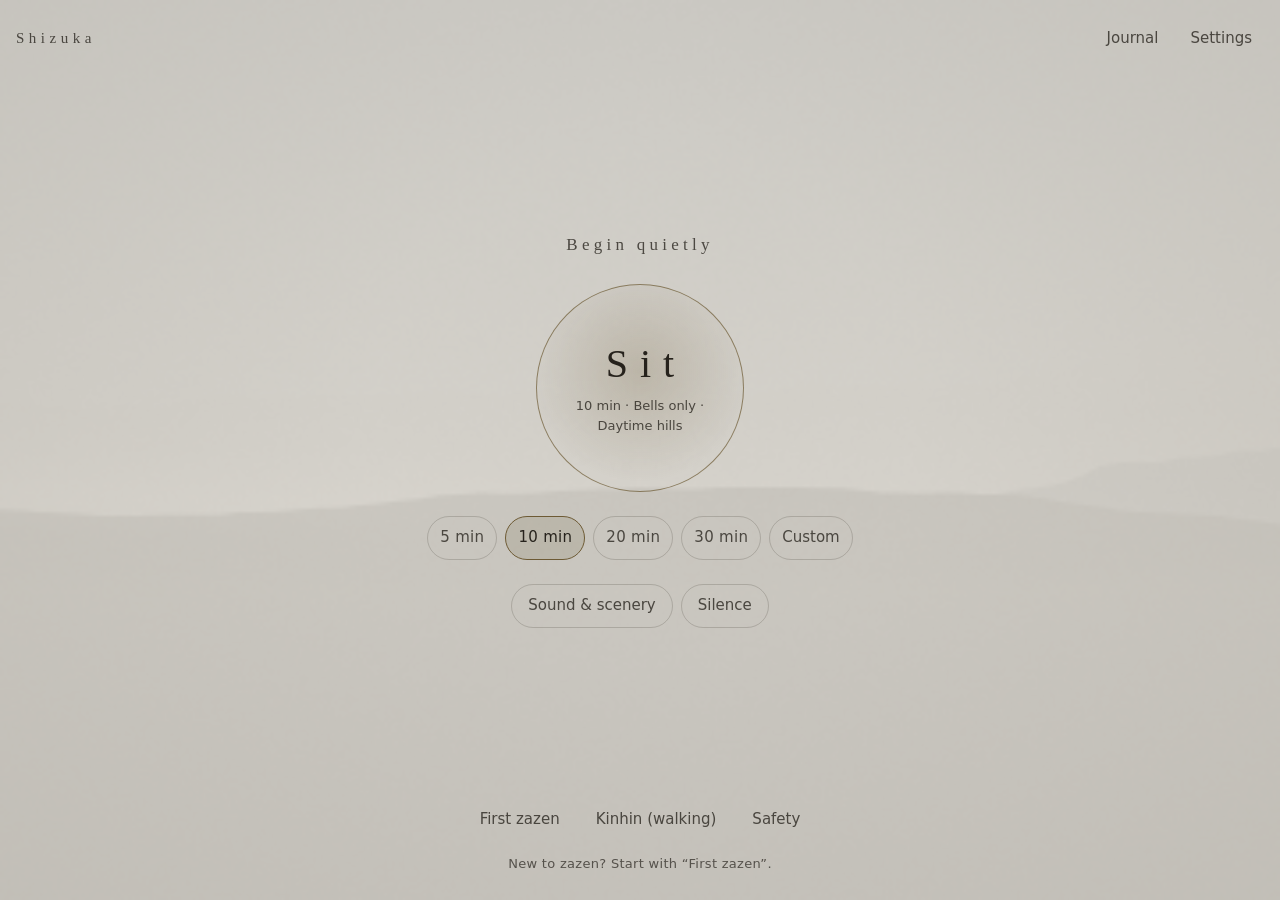
<file: index.html>
<!doctype html>
<html lang="ja" data-theme="auto">
<head>
  <meta charset="utf-8">
  <meta name="viewport" content="width=device-width, initial-scale=1, viewport-fit=cover">
  <meta http-equiv="Content-Security-Policy" content="default-src 'self'; script-src 'self'; style-src 'self'; img-src 'self' data: blob:; media-src 'self' blob:; connect-src 'self'; worker-src 'self'; manifest-src 'self'; font-src 'self'; object-src 'none'; base-uri 'none'; form-action 'none'">
  <meta name="referrer" content="no-referrer">
  <meta name="description" content="静かに座るための座禅タイマー。アカウント不要・オフライン・端末内のみで動きます。">
  <meta name="theme-color" content="#0b0d12" media="(prefers-color-scheme: dark)">
  <meta name="theme-color" content="#ece7dd" media="(prefers-color-scheme: light)">
  <meta name="color-scheme" content="dark light">
  <title>しずか — 座禅の時間</title>
  <link rel="manifest" href="manifest.webmanifest">
  <link rel="icon" href="icons/icon.svg" type="image/svg+xml">
  <link rel="apple-touch-icon" href="icons/icon-192.png">
  <link rel="stylesheet" href="styles/app.css">
  <script type="module" src="src/main.js"></script>
</head>
<body>
  <a class="skip" href="#main">本文へ移動</a>
  <canvas id="scene" class="scene" aria-hidden="true"></canvas>
  <div class="veil" aria-hidden="true"></div>
  <main id="main" tabindex="-1">
    <!-- JavaScript が読み込まれるまでの静かな表示（ローディング表示も世界観を壊さない） -->
    <p class="booting" aria-hidden="true">しずか</p>
  </main>
  <div id="toast" class="toast" role="status" aria-live="polite" data-show="false"></div>
  <div id="sr" class="sr-only" aria-live="polite" aria-atomic="true"></div>
  <dialog id="dialog" class="dialog"></dialog>
  <noscript><p class="noscript">このアプリを使うには JavaScript を有効にしてください。 / Please enable JavaScript.</p></noscript>
</body>
</html>
</file>
<file: styles/app.css>
/* しずか — デザインシステム
   原則: 余白が主役。色は墨と紙と灯り。動きは遅く、少なく。
   トークンは DesignSystem.md と対応している。 */

:root {
  /* 色: 暗（既定。座禅は暗い部屋で行うことが多い） */
  --ink-0: #07080c;        /* 最も深い闇 */
  --ink-1: #0e1017;        /* 面 */
  --ink-2: #171a23;        /* 浮いた面 */
  --line: rgba(232, 226, 214, 0.16);
  --line-strong: rgba(232, 226, 214, 0.34);
  --text: #e8e2d6;         /* 灯りに照らされた紙の色 */
  --text-dim: rgba(232, 226, 214, 0.72);
  --text-faint: rgba(232, 226, 214, 0.56);
  --accent: #c9b48a;       /* 真鍮の鐘の色。使う場所は「座る」とフォーカスだけ */
  --accent-ink: #1b1710;
  --danger: #d6a39a;       /* 赤い警告を使わない。消去も穏やかな色で */
  --focus: #f0d9a6;
  --veil-home: rgba(7, 8, 12, 0.5);
  --veil-session: rgba(7, 8, 12, 0.5);
  --surface: rgba(14, 16, 23, 0.78);

  /* 字体: 端末に入っている字体だけを使う（外部フォントを読み込まない） */
  --font-serif: "Hiragino Mincho ProN", "Yu Mincho", "YuMincho", "Noto Serif JP", "Noto Serif CJK JP", "Source Han Serif JP", serif;
  --font-sans: "Hiragino Sans", "Hiragino Kaku Gothic ProN", "Yu Gothic UI", "Yu Gothic", "Meiryo", "Noto Sans JP", system-ui, sans-serif;

  /* 文字サイズ（--text-scale で 100〜200%） */
  --text-scale: 1;
  --fs-0: calc(0.8125rem * var(--text-scale));
  --fs-1: calc(0.9375rem * var(--text-scale));
  --fs-2: calc(1.0625rem * var(--text-scale));
  --fs-3: calc(1.375rem * var(--text-scale));
  --fs-4: calc(1.875rem * var(--text-scale));
  --fs-5: calc(2.5rem * var(--text-scale));

  /* 余白（8 の倍数を基本に、間をとる） */
  --sp-1: 0.25rem; --sp-2: 0.5rem; --sp-3: 0.75rem; --sp-4: 1rem;
  --sp-5: 1.5rem; --sp-6: 2rem; --sp-7: 3rem; --sp-8: 4.5rem;

  /* 角丸: 小さく。完全な円は「座る」だけ */
  --r-1: 6px; --r-2: 12px; --r-pill: 999px;

  /* 動き: 遅い。急な変化をしない */
  --dur-1: 160ms; --dur-2: 420ms; --dur-3: 1200ms; --dur-slow: 2400ms; --dur-dim: 40s;
  --ease: cubic-bezier(0.25, 0.1, 0.25, 1);

  --tap: 44px; /* 押せる大きさ（WCAG 2.5.8 の 24px を大きく上回る） */
  color-scheme: dark;
}

/* 明（昼の部屋向け。和紙のような面） */
:root[data-theme="light"] {
  --ink-0: #ece7dd; --ink-1: #f4f0e8; --ink-2: #fbf8f2;
  --line: rgba(40, 34, 26, 0.18); --line-strong: rgba(40, 34, 26, 0.4);
  --text: #26221c; --text-dim: rgba(38, 34, 28, 0.78); --text-faint: rgba(38, 34, 28, 0.7);
  --accent: #6d5a34; --accent-ink: #fbf8f2; --danger: #8c4a3e; --focus: #6d5a34;
  --veil-home: rgba(236, 231, 221, 0.8); --surface: rgba(244, 240, 232, 0.9);
  color-scheme: light;
}
@media (prefers-color-scheme: light) {
  :root[data-theme="auto"] {
    --ink-0: #ece7dd; --ink-1: #f4f0e8; --ink-2: #fbf8f2;
    --line: rgba(40, 34, 26, 0.18); --line-strong: rgba(40, 34, 26, 0.4);
    --text: #26221c; --text-dim: rgba(38, 34, 28, 0.78); --text-faint: rgba(38, 34, 28, 0.7);
    --accent: #6d5a34; --accent-ink: #fbf8f2; --danger: #8c4a3e; --focus: #6d5a34;
    --veil-home: rgba(236, 231, 221, 0.8); --surface: rgba(244, 240, 232, 0.9);
    color-scheme: light;
  }
}
/* 座っている間と余韻は、テーマに関わらず暗くする（眩しくしない） */
:root[data-screen="session"], :root[data-screen="afterglow"] {
  --ink-0: #07080c; --text: #e8e2d6; --text-dim: rgba(232, 226, 214, 0.72); --text-faint: rgba(232, 226, 214, 0.56);
  --line: rgba(232, 226, 214, 0.16); --line-strong: rgba(232, 226, 214, 0.34); --accent: #c9b48a; --accent-ink: #1b1710;
  --focus: #f0d9a6; --surface: rgba(14, 16, 23, 0.78); --danger: #d6a39a;
  color-scheme: dark;
}

/* 高コントラスト */
:root[data-contrast="more"] {
  --text-dim: var(--text); --text-faint: var(--text);
  --line: var(--line-strong); --veil-home: rgba(0, 0, 0, 0.7); --veil-session: rgba(0, 0, 0, 0.7);
  --surface: var(--ink-1);
}
@media (prefers-contrast: more) {
  :root[data-contrast="auto"] {
    --text-dim: var(--text); --text-faint: var(--text);
    --line: var(--line-strong); --veil-home: rgba(0, 0, 0, 0.7); --surface: var(--ink-1);
  }
}

/* 動きを減らす */
:root[data-motion="reduce"] {
  --dur-1: 1ms; --dur-2: 1ms; --dur-3: 1ms; --dur-slow: 1ms; --dur-dim: 1ms;
}

*, *::before, *::after { box-sizing: border-box; }
html { -webkit-text-size-adjust: 100%; text-size-adjust: 100%; }
html, body { margin: 0; min-height: 100%; }
body {
  background: var(--ink-0);
  color: var(--text);
  font-family: var(--font-sans);
  font-size: var(--fs-1);
  line-height: 1.75;
  letter-spacing: 0.02em;
  -webkit-font-smoothing: antialiased;
  overflow-x: hidden;
  transition: background-color var(--dur-3) var(--ease), color var(--dur-3) var(--ease);
}
button, input, select, textarea { font: inherit; color: inherit; }

/* 景色と幕 */
.scene {
  position: fixed; inset: 0; width: 100vw; height: 100vh; height: 100dvh;
  display: block; z-index: 0;
  opacity: 1;
  transition: opacity var(--dur-slow) var(--ease);
}
.scene[data-dark="true"] { opacity: 0; }
:root[data-screen="session"] .scene { opacity: 0.62; transition-duration: var(--dur-dim); }
:root[data-screen="afterglow"] .scene { opacity: 0.5; }
.veil {
  position: fixed; inset: 0; z-index: 1; pointer-events: none;
  background: var(--veil-home);
  transition: background-color var(--dur-3) var(--ease);
}
:root[data-screen="session"] .veil, :root[data-screen="afterglow"] .veil { background: var(--veil-session); }

main {
  position: relative; z-index: 2;
  min-height: 100vh; min-height: 100dvh;
  outline: none;
}
.booting {
  position: fixed; inset: 0; display: grid; place-items: center; margin: 0;
  font-family: var(--font-serif); font-size: var(--fs-3); color: var(--text-faint);
  letter-spacing: 0.3em;
}

/* 共通 */
.sr-only {
  position: absolute !important; width: 1px; height: 1px; padding: 0; margin: -1px;
  overflow: hidden; clip: rect(0 0 0 0); clip-path: inset(50%); white-space: nowrap; border: 0;
}
.skip {
  position: absolute; left: var(--sp-4); top: -100px; z-index: 10;
  background: var(--ink-2); color: var(--text); padding: var(--sp-2) var(--sp-4); border-radius: var(--r-1);
}
.skip:focus { top: var(--sp-4); }

:focus { outline: none; }
:focus-visible {
  outline: 2px solid var(--focus);
  outline-offset: 3px;
  border-radius: var(--r-1);
}
[data-heading]:focus-visible { outline: none; }

.view {
  min-height: 100vh; min-height: 100dvh;
  display: flex; flex-direction: column;
  padding: max(var(--sp-4), env(safe-area-inset-top)) max(var(--sp-4), env(safe-area-inset-right)) max(var(--sp-5), env(safe-area-inset-bottom)) max(var(--sp-4), env(safe-area-inset-left));
  animation: arrive var(--dur-3) var(--ease) both;
}
@keyframes arrive { from { opacity: 0; } to { opacity: 1; } }

.topbar {
  display: flex; align-items: center; justify-content: space-between; gap: var(--sp-3);
  min-height: var(--tap); flex-wrap: wrap;
}
.brand { font-family: var(--font-serif); letter-spacing: 0.3em; color: var(--text-dim); font-size: var(--fs-1); }
.topnav { display: flex; gap: var(--sp-2); flex-wrap: wrap; }

.btn, .btn-text, .chip, .choice {
  min-height: var(--tap); min-width: var(--tap);
  cursor: pointer; -webkit-tap-highlight-color: transparent;
}
.btn {
  display: inline-flex; align-items: center; justify-content: center; gap: var(--sp-2);
  padding: var(--sp-2) var(--sp-5);
  background: transparent; border: 1px solid var(--line-strong); border-radius: var(--r-pill);
  transition: background-color var(--dur-1) var(--ease), border-color var(--dur-1) var(--ease);
}
.btn:hover { background: color-mix(in srgb, var(--text) 8%, transparent); }
.btn-primary { background: var(--accent); color: var(--accent-ink); border-color: var(--accent); }
.btn-primary:hover { background: color-mix(in srgb, var(--accent) 88%, var(--text)); }
.btn-danger { border-color: var(--danger); color: var(--danger); }
.btn-danger-quiet { border-color: var(--line); color: var(--text-dim); }
.btn.round { border-radius: 50%; padding: 0; width: var(--tap); font-size: var(--fs-3); line-height: 1; }
.btn.wide { width: 100%; margin-top: var(--sp-5); }
.btn-text {
  background: none; border: 0; padding: var(--sp-2) var(--sp-3); border-radius: var(--r-1);
  color: var(--text-dim); text-decoration: none;
}
.btn-text:hover { color: var(--text); }
.btn-text.small { font-size: var(--fs-0); min-height: 36px; padding-inline: var(--sp-2); }
.back { padding-left: var(--sp-2); }

/* ホーム */
.home-center {
  flex: 1; display: flex; flex-direction: column; align-items: center; justify-content: center;
  gap: var(--sp-5); text-align: center; padding-block: var(--sp-6);
}
.home-lead {
  margin: 0; font-family: var(--font-serif); font-weight: 400; font-size: var(--fs-2);
  color: var(--text-dim); letter-spacing: 0.25em;
}
.sit {
  width: min(13rem, 58vw); aspect-ratio: 1; border-radius: 50%;
  display: flex; flex-direction: column; align-items: center; justify-content: center; gap: var(--sp-2);
  background: radial-gradient(circle at 50% 42%, color-mix(in srgb, var(--accent) 22%, transparent), transparent 70%);
  border: 1px solid color-mix(in srgb, var(--accent) 70%, transparent);
  color: var(--text); cursor: pointer; padding: var(--sp-4);
  transition: transform var(--dur-2) var(--ease), border-color var(--dur-2) var(--ease), background-color var(--dur-2) var(--ease);
}
.sit:hover { border-color: var(--accent); }
.sit:active { transform: scale(0.98); }
.sit:focus-visible { outline-offset: 6px; border-radius: 50%; }
.sit-label { font-family: var(--font-serif); font-size: var(--fs-5); letter-spacing: 0.3em; padding-left: 0.3em; line-height: 1.2; }
.sit-sub { font-size: var(--fs-0); color: var(--text-dim); line-height: 1.5; max-width: 11rem; }

fieldset { border: 0; margin: 0; padding: 0; min-width: 0; }
legend { padding: 0; margin-bottom: var(--sp-2); color: var(--text-dim); font-size: var(--fs-0); }
.choice-row { display: flex; flex-wrap: wrap; gap: var(--sp-2); justify-content: center; }
.choice {
  position: relative; display: inline-flex; align-items: center; justify-content: center;
  padding: var(--sp-1) var(--sp-4); border: 1px solid var(--line); border-radius: var(--r-pill);
  color: var(--text-dim); background: transparent;
  transition: border-color var(--dur-1) var(--ease), color var(--dur-1) var(--ease), background-color var(--dur-1) var(--ease);
}
.choice input { position: absolute; opacity: 0; inset: 0; margin: 0; cursor: pointer; }
.choice:has(input:checked), .choice-btn[aria-pressed="true"] {
  border-color: var(--accent); color: var(--text); background: color-mix(in srgb, var(--accent) 14%, transparent);
}
.choice:has(input:focus-visible) { outline: 2px solid var(--focus); outline-offset: 3px; }
/* 選択状態を色だけに頼らず示す。幅は常に確保してレイアウトを揺らさない */
.choice input[type="checkbox"] + span::before { content: "✓"; display: inline-block; width: 1.1em; opacity: 0; transition: opacity var(--dur-1) var(--ease); }
.choice input[type="checkbox"]:checked + span::before { opacity: 1; }
.home-row { display: flex; gap: var(--sp-2); flex-wrap: wrap; justify-content: center; }
.chip {
  padding: var(--sp-1) var(--sp-4); border: 1px solid var(--line); border-radius: var(--r-pill);
  background: transparent; color: var(--text-dim);
}
.chip[aria-pressed="true"] { border-color: var(--accent); color: var(--text); background: color-mix(in srgb, var(--accent) 14%, transparent); }
.home-foot { display: flex; flex-wrap: wrap; justify-content: center; align-items: center; gap: var(--sp-1); text-align: center; }
.home-foot { column-gap: var(--sp-3); }
.durations .choice { padding-inline: var(--sp-3); min-width: 3.4rem; }
.hint { width: 100%; margin: var(--sp-2) 0 0; color: var(--text-faint); font-size: var(--fs-0); }

/* 座禅中 */
.session {
  justify-content: center; align-items: center; text-align: center; gap: var(--sp-5);
  cursor: default; user-select: none; -webkit-user-select: none;
  touch-action: manipulation;
}
.prep { display: none; max-width: 28rem; }
.session[data-phase="prep"] .prep { display: block; }
.prep-title { font-family: var(--font-serif); font-size: var(--fs-3); margin: 0 0 var(--sp-3); letter-spacing: 0.08em; }
.prep-note { color: var(--text-dim); margin: 0 0 var(--sp-3); }
.prep-count { color: var(--text-faint); font-size: var(--fs-0); margin: 0 0 var(--sp-3); }
.prep-line { height: 1px; width: 8rem; margin: 0 auto; background: var(--line); overflow: hidden; }
.prep-line span { display: block; height: 100%; background: var(--text-dim); transform-origin: left center; transition: transform 250ms linear; }
.paused-title { display: none; font-family: var(--font-serif); font-size: var(--fs-3); color: var(--text-dim); margin: 0; letter-spacing: 0.2em; }
.session[data-phase="paused"] .paused-title { display: block; }
.remaining { margin: 0; min-height: 1.75em; color: var(--text-faint); font-size: var(--fs-1); letter-spacing: 0.1em; font-variant-numeric: tabular-nums; }
.session[data-phase="prep"] .remaining:not([data-flash="true"]) { visibility: hidden; }
.remaining[data-flash="true"] { color: var(--text-dim); }
.cue {
  margin: 0; max-width: 24rem; min-height: 3.5em; font-family: var(--font-serif); font-size: var(--fs-2); color: var(--text-dim);
  opacity: 0; transition: opacity var(--dur-slow) var(--ease);
}
.cue[data-show="true"] { opacity: 1; }
.controls-hint { margin: 0; font-size: var(--fs-0); color: var(--text-faint); max-width: 22rem; transition: opacity var(--dur-3) var(--ease); }
.controls {
  display: flex; flex-wrap: wrap; gap: var(--sp-2); justify-content: center; align-items: center;
  opacity: 0; transition: opacity var(--dur-2) var(--ease);
}
.session[data-controls="shown"] .controls, .controls:focus-within { opacity: 1; }
.session[data-controls="hidden"] .controls { pointer-events: none; }
.session[data-controls="hidden"] .controls:focus-within { pointer-events: auto; }
.session[data-controls="shown"] .controls-hint, .session[data-phase="sitting"][data-controls="hidden"] .controls-hint { opacity: 0; }
.session[data-phase="prep"] .controls-hint { opacity: 1; }
.notice {
  max-width: 24rem; padding: var(--sp-3) var(--sp-4); border: 1px solid var(--line); border-radius: var(--r-2);
  background: var(--surface); color: var(--text-dim); font-size: var(--fs-0);
}
.notice p { margin: 0 0 var(--sp-2); }
.notice p:last-child { margin: 0; }

/* 余韻 */
.afterglow { justify-content: center; align-items: center; text-align: center; gap: var(--sp-4); }
.afterglow .view-title { font-family: var(--font-serif); font-weight: 400; font-size: var(--fs-4); letter-spacing: 0.15em; margin: 0; }
.after-note, .after-body { margin: 0; color: var(--text-dim); max-width: 26rem; }
.reflect {
  width: min(32rem, 100%); margin-top: var(--sp-5); display: grid; gap: var(--sp-4);
  opacity: 0; visibility: hidden; transition: opacity var(--dur-slow) var(--ease), visibility 0s linear var(--dur-slow);
}
.reflect[data-show="true"] { opacity: 1; visibility: visible; transition: opacity var(--dur-slow) var(--ease), visibility 0s; }
.reflect-actions { display: flex; flex-wrap: wrap; gap: var(--sp-3); justify-content: center; }
.reflect-actions .btn { flex: 1 1 10rem; }

/* 文章の画面 */
.narrow { width: min(40rem, 100%); margin: 0 auto; padding-block: var(--sp-5) var(--sp-7); }
.view-title { font-family: var(--font-serif); font-weight: 400; font-size: var(--fs-4); letter-spacing: 0.1em; margin: var(--sp-4) 0 var(--sp-3); line-height: 1.4; }
.lead { color: var(--text-dim); margin: 0 0 var(--sp-5); }
.small-title { font-size: var(--fs-0); font-weight: 400; color: var(--text-dim); letter-spacing: 0.15em; margin: var(--sp-6) 0 var(--sp-3); text-transform: uppercase; }
.list { padding-left: 1.2em; margin: 0 0 var(--sp-5); }
.list li { margin-bottom: var(--sp-2); }
.caution { border-left: 2px solid var(--line-strong); padding-left: var(--sp-4); color: var(--text-dim); margin: 0 0 var(--sp-5); }
.note { color: var(--text-faint); font-size: var(--fs-0); margin: var(--sp-1) 0 0; }
.progress { color: var(--text-faint); font-size: var(--fs-0); margin: 0 0 var(--sp-3); font-variant-numeric: tabular-nums; }
.card {
  background: var(--surface); border: 1px solid var(--line); border-radius: var(--r-2);
  padding: var(--sp-5); margin-bottom: var(--sp-5);
}
.card-title { font-family: var(--font-serif); font-weight: 400; font-size: var(--fs-3); margin: 0 0 var(--sp-3); }
.card p { margin: 0 0 var(--sp-3); }
.card .choice-row { justify-content: flex-start; margin-bottom: var(--sp-4); }
.guide-nav { display: flex; justify-content: space-between; gap: var(--sp-3); flex-wrap: wrap; }
.skip-guide { display: block; margin: var(--sp-5) auto 0; }
.kinhin .durations .choice-row { justify-content: flex-start; }

/* 記録 */
.totals { font-family: var(--font-serif); font-size: var(--fs-2); margin: 0; }
.rhythm { display: grid; grid-template-columns: repeat(14, 1fr); gap: 6px; max-width: 22rem; }
.rhythm-day { aspect-ratio: 1; border-radius: 50%; border: 1px solid var(--line); }
.rhythm-day[data-sat="true"] { background: var(--text); opacity: var(--a, 0.5); border-color: transparent; }
.rhythm-day[data-today="true"] { box-shadow: 0 0 0 2px var(--ink-0), 0 0 0 3px var(--line-strong); }
.entries { list-style: none; margin: var(--sp-6) 0 0; padding: 0; }
.entry { border-top: 1px solid var(--line); padding: var(--sp-4) 0; opacity: var(--fresh, 1); }
.entry-head { display: flex; flex-wrap: wrap; gap: var(--sp-1) var(--sp-4); align-items: baseline; }
.entry-meta { color: var(--text-dim); font-size: var(--fs-0); }
.entry-tags { margin: var(--sp-1) 0 0; color: var(--text-dim); }
.entry-note summary { cursor: pointer; color: var(--text-dim); font-size: var(--fs-0); min-height: 36px; display: flex; align-items: center; }
.entry-note p { white-space: pre-wrap; margin: var(--sp-1) 0; }
.empty { color: var(--text-dim); }
.data-actions { display: flex; flex-wrap: wrap; gap: var(--sp-3); margin-top: var(--sp-6); }

/* 設定 */
.settings-sec { border-top: 1px solid var(--line); padding-bottom: var(--sp-4); }
.field { display: grid; gap: var(--sp-1); margin: var(--sp-4) 0; }
.field label { color: var(--text); }
select, input[type="number"], textarea {
  min-height: var(--tap); width: 100%; max-width: 100%;
  background: var(--ink-1); border: 1px solid var(--line-strong); border-radius: var(--r-1);
  padding: var(--sp-2) var(--sp-3);
}
textarea { resize: vertical; min-height: 5.5rem; line-height: 1.6; }
input[type="range"] { width: 100%; min-height: var(--tap); accent-color: var(--accent); }
.field-range label { display: flex; justify-content: space-between; }
.field-range output { color: var(--text-dim); font-variant-numeric: tabular-nums; }
.toggle { display: flex; align-items: center; gap: var(--sp-3); min-height: var(--tap); cursor: pointer; position: relative; }
.toggle input { position: absolute; opacity: 0; width: 44px; height: 26px; margin: 0; cursor: pointer; }
.toggle-track {
  flex: none; width: 44px; height: 26px; border-radius: var(--r-pill); border: 1px solid var(--line-strong);
  position: relative; transition: background-color var(--dur-1) var(--ease);
}
.toggle-track::after {
  content: ""; position: absolute; top: 3px; left: 3px; width: 18px; height: 18px; border-radius: 50%;
  background: var(--text-dim); transition: transform var(--dur-1) var(--ease), background-color var(--dur-1) var(--ease);
}
.toggle input:checked + .toggle-track { background: color-mix(in srgb, var(--accent) 40%, transparent); border-color: var(--accent); }
.toggle input:checked + .toggle-track::after { transform: translateX(18px); background: var(--text); }
.toggle input:focus-visible + .toggle-track { outline: 2px solid var(--focus); outline-offset: 3px; }
.check { display: flex; gap: var(--sp-2); align-items: center; min-height: var(--tap); cursor: pointer; }
.check input { width: 20px; height: 20px; accent-color: var(--accent); }

/* ダイアログ */
.dialog {
  border: 1px solid var(--line); border-radius: var(--r-2); padding: 0;
  background: var(--ink-1); color: var(--text);
  width: min(30rem, calc(100vw - 2rem)); max-height: calc(100dvh - 2rem); overflow: auto;
}
.dialog::backdrop { background: rgba(0, 0, 0, 0.55); }
.dialog-body { padding: var(--sp-5); }
.dialog-title { font-family: var(--font-serif); font-weight: 400; font-size: var(--fs-3); margin: 0 0 var(--sp-3); }
.dialog-actions { display: flex; flex-wrap: wrap; gap: var(--sp-3); justify-content: flex-end; margin-top: var(--sp-5); }
.dialog .choice-row { justify-content: flex-start; }
.dialog fieldset { margin-top: var(--sp-4); }
.stepper { display: flex; align-items: center; gap: var(--sp-3); justify-content: center; margin: var(--sp-4) 0; }
.stepper-field { display: flex; align-items: center; gap: var(--sp-2); }
.num { width: 6rem; text-align: center; font-size: var(--fs-3); }

/* トースト */
.toast {
  position: fixed; left: 50%; bottom: max(var(--sp-5), env(safe-area-inset-bottom)); z-index: 20;
  transform: translateX(-50%); max-width: calc(100vw - 2rem);
  background: var(--surface); border: 1px solid var(--line); border-radius: var(--r-2);
  padding: var(--sp-2) var(--sp-4); color: var(--text-dim); font-size: var(--fs-0);
  opacity: 0; pointer-events: none; transition: opacity var(--dur-2) var(--ease);
}
.toast[data-show="true"] { opacity: 1; }
.toast:empty { display: none; }
.noscript { position: relative; z-index: 3; padding: var(--sp-5); }

/* 強制カラー（Windows ハイコントラスト） */
@media (forced-colors: active) {
  .scene, .veil { display: none; }
  .sit, .btn, .chip, .choice, .toggle-track { border: 1px solid ButtonText; }
  .choice:has(input:checked), .chip[aria-pressed="true"], .choice-btn[aria-pressed="true"] { outline: 2px solid Highlight; }
  .controls { opacity: 1 !important; }
}

@media (max-width: 380px) {
  .sit { width: 62vw; }
}
@media (min-height: 0) and (max-height: 560px) and (orientation: landscape) {
  .home-center { gap: var(--sp-3); padding-block: var(--sp-3); }
  .sit { width: min(9rem, 36vh); }
}
</file>
